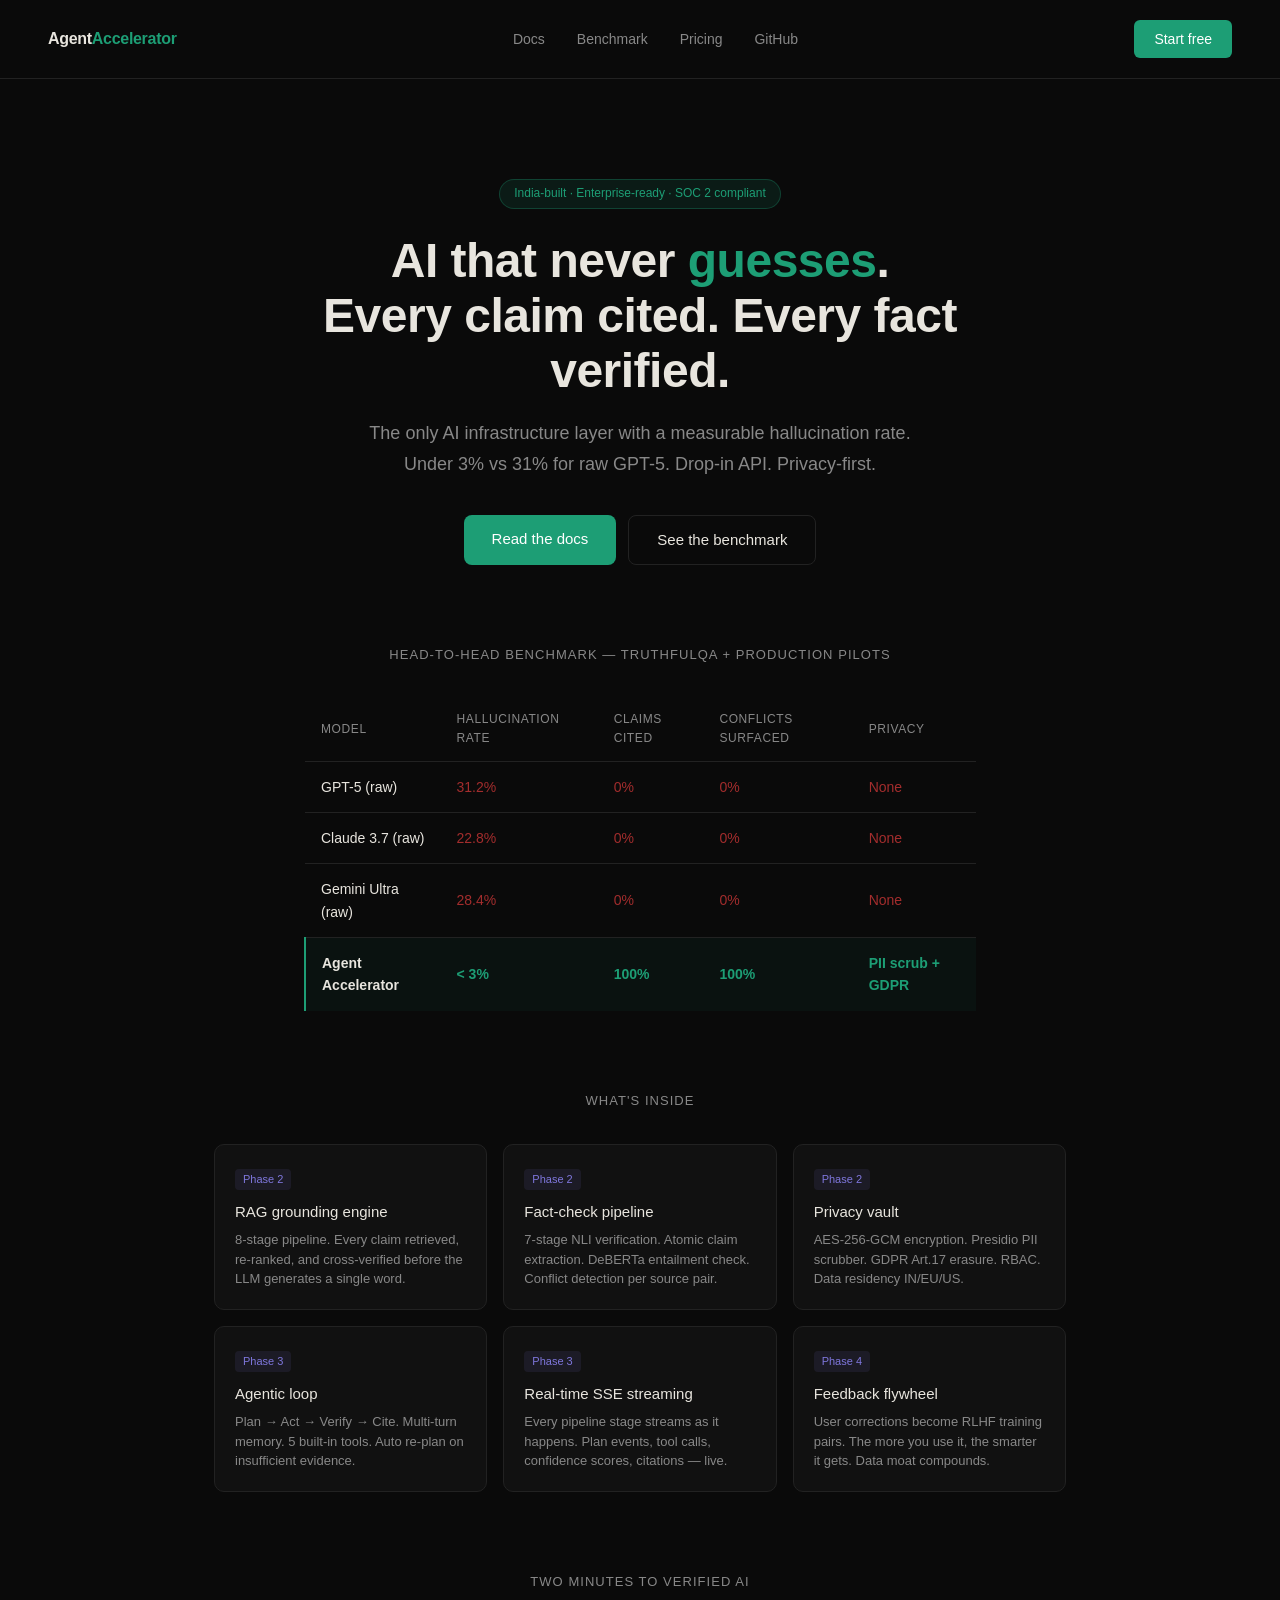
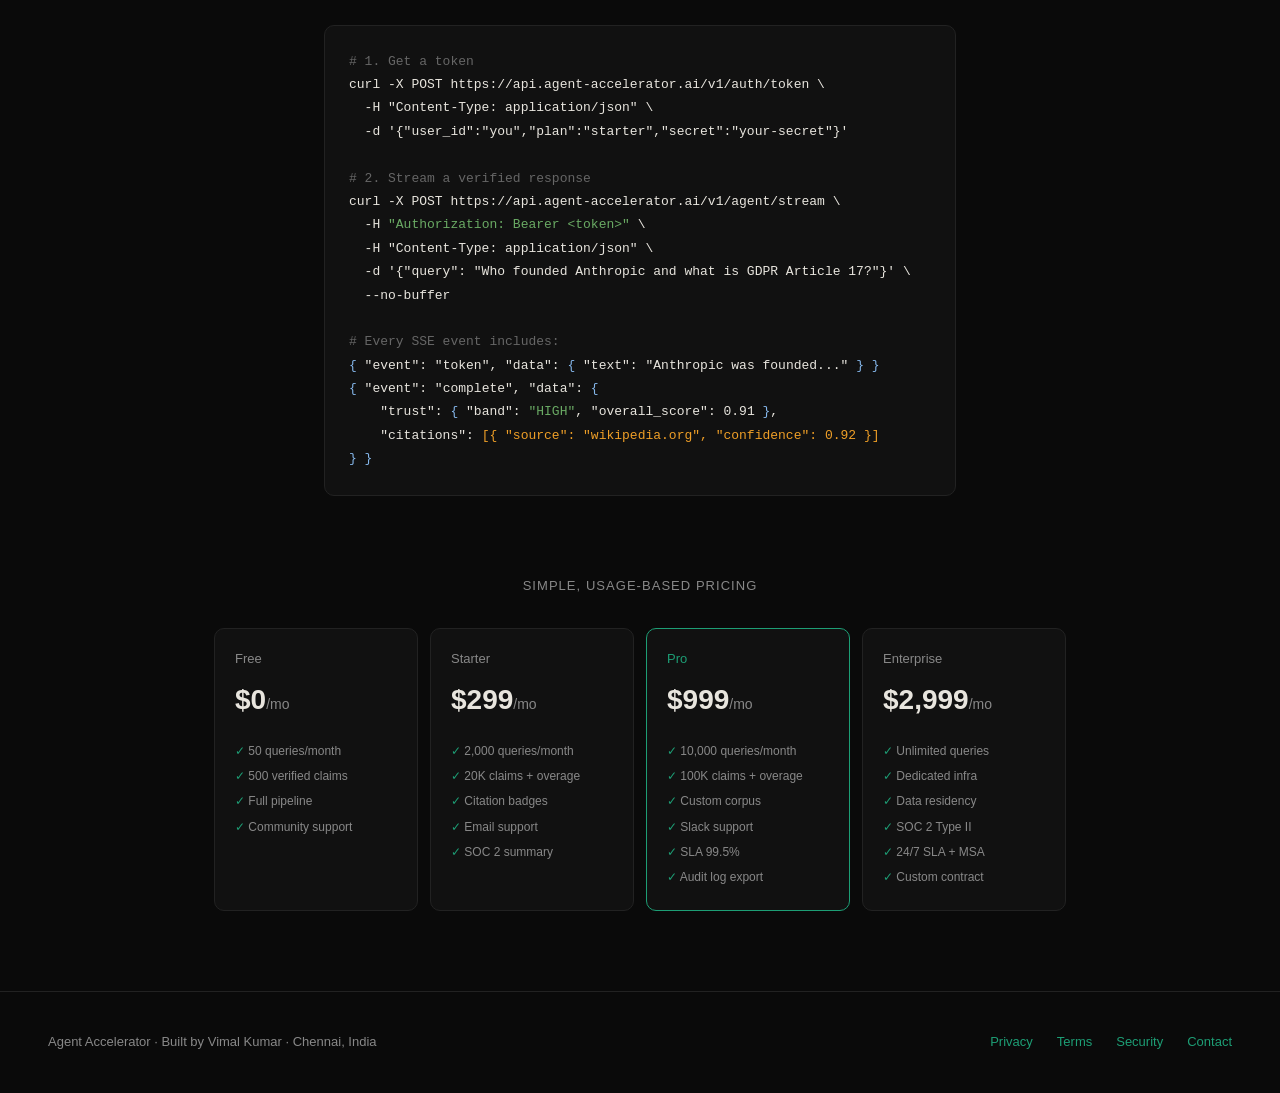
<file: Integration/index.html>
<!DOCTYPE html>
<html lang="en">
<head>
<meta charset="UTF-8">
<meta name="viewport" content="width=device-width, initial-scale=1.0">
<title>Agent Accelerator — Verified AI Infrastructure</title>
<meta name="description" content="The only AI infrastructure layer that guarantees every output is cited, verified, and privacy-compliant. Under 3% hallucination rate vs 31% for raw GPT-5.">
<meta property="og:title" content="Agent Accelerator — Verified AI Infrastructure">
<meta property="og:description" content="Stop hallucinations. Cite everything. Privacy-first. Built for enterprise.">
<style>
  *, *::before, *::after { box-sizing: border-box; margin: 0; padding: 0; }
  :root {
    --bg:      #0a0a0a;
    --bg2:     #111;
    --bg3:     #161616;
    --border:  #222;
    --text:    #e8e5de;
    --muted:   #888;
    --accent:  #1D9E75;
    --purple:  #7F77DD;
    --amber:   #BA7517;
    --red:     #A32D2D;
    --mono:    'Courier New', monospace;
    --sans:    -apple-system, BlinkMacSystemFont, 'Segoe UI', sans-serif;
  }
  body { background: var(--bg); color: var(--text); font-family: var(--sans); line-height: 1.6; }
  a { color: var(--accent); text-decoration: none; }
  a:hover { text-decoration: underline; }

  /* NAV */
  nav { display: flex; align-items: center; justify-content: space-between; padding: 20px 48px; border-bottom: 1px solid var(--border); position: sticky; top: 0; background: var(--bg); z-index: 10; }
  .logo { font-weight: 600; font-size: 16px; letter-spacing: -.3px; }
  .logo span { color: var(--accent); }
  .nav-links { display: flex; gap: 32px; font-size: 14px; color: var(--muted); }
  .nav-links a { color: var(--muted); }
  .nav-links a:hover { color: var(--text); }
  .nav-cta { background: var(--accent); color: #fff; padding: 8px 20px; border-radius: 6px; font-size: 14px; font-weight: 500; }
  .nav-cta:hover { opacity: .9; text-decoration: none; }

  /* HERO */
  .hero { max-width: 760px; margin: 0 auto; padding: 100px 24px 80px; text-align: center; }
  .hero-badge { display: inline-block; background: rgba(29,158,117,.12); color: var(--accent); border: 1px solid rgba(29,158,117,.3); border-radius: 20px; padding: 4px 14px; font-size: 12px; margin-bottom: 24px; }
  .hero h1 { font-size: 48px; font-weight: 600; line-height: 1.15; letter-spacing: -.5px; margin-bottom: 20px; }
  .hero h1 em { color: var(--accent); font-style: normal; }
  .hero p { font-size: 18px; color: var(--muted); max-width: 560px; margin: 0 auto 36px; line-height: 1.7; }
  .hero-ctas { display: flex; gap: 12px; justify-content: center; flex-wrap: wrap; }
  .btn-primary { background: var(--accent); color: #fff; padding: 12px 28px; border-radius: 8px; font-size: 15px; font-weight: 500; }
  .btn-secondary { background: transparent; color: var(--text); padding: 12px 28px; border-radius: 8px; font-size: 15px; border: 1px solid var(--border); }
  .btn-primary:hover, .btn-secondary:hover { opacity: .85; text-decoration: none; }

  /* BENCHMARK */
  .benchmark { max-width: 720px; margin: 0 auto 80px; padding: 0 24px; }
  .section-title { text-align: center; font-size: 13px; font-weight: 500; color: var(--muted); text-transform: uppercase; letter-spacing: .08em; margin-bottom: 32px; }
  table { width: 100%; border-collapse: collapse; font-size: 14px; }
  th { text-align: left; padding: 12px 16px; color: var(--muted); font-weight: 500; font-size: 12px; text-transform: uppercase; letter-spacing: .05em; border-bottom: 1px solid var(--border); }
  td { padding: 14px 16px; border-bottom: 1px solid var(--border); }
  tr:last-child td { border-bottom: none; }
  .highlight-row td { background: rgba(29,158,117,.06); }
  .highlight-row td:first-child { border-left: 2px solid var(--accent); }
  .bad   { color: var(--red); }
  .good  { color: var(--accent); }
  .check { color: var(--accent); }
  .cross { color: var(--red); }

  /* FEATURES */
  .features { max-width: 900px; margin: 0 auto 80px; padding: 0 24px; }
  .feat-grid { display: grid; grid-template-columns: repeat(3, 1fr); gap: 16px; }
  .feat-card { background: var(--bg2); border: 1px solid var(--border); border-radius: 10px; padding: 20px; }
  .feat-tag { font-size: 11px; font-weight: 500; color: var(--purple); background: rgba(127,119,221,.1); border-radius: 4px; padding: 2px 8px; margin-bottom: 10px; display: inline-block; }
  .feat-card h3 { font-size: 15px; font-weight: 500; margin-bottom: 6px; }
  .feat-card p { font-size: 13px; color: var(--muted); line-height: 1.5; }

  /* CODE */
  .code-section { max-width: 680px; margin: 0 auto 80px; padding: 0 24px; }
  pre { background: var(--bg2); border: 1px solid var(--border); border-radius: 10px; padding: 24px; font-family: var(--mono); font-size: 13px; line-height: 1.8; overflow-x: auto; color: var(--text); }
  .c-green { color: #6aaa64; }
  .c-blue  { color: #85B7EB; }
  .c-amber { color: #EF9F27; }
  .c-muted { color: #666; }

  /* PRICING */
  .pricing { max-width: 900px; margin: 0 auto 80px; padding: 0 24px; }
  .price-grid { display: grid; grid-template-columns: repeat(4, 1fr); gap: 12px; }
  .price-card { background: var(--bg2); border: 1px solid var(--border); border-radius: 10px; padding: 20px; }
  .price-card.featured { border-color: var(--accent); }
  .plan-name { font-size: 13px; font-weight: 500; color: var(--muted); margin-bottom: 8px; }
  .plan-price { font-size: 28px; font-weight: 600; margin-bottom: 4px; }
  .plan-price span { font-size: 14px; font-weight: 400; color: var(--muted); }
  .plan-features { list-style: none; margin-top: 16px; }
  .plan-features li { font-size: 12px; color: var(--muted); padding: 3px 0; }
  .plan-features li::before { content: "✓ "; color: var(--accent); }

  /* FOOTER */
  footer { border-top: 1px solid var(--border); padding: 40px 48px; display: flex; justify-content: space-between; align-items: center; font-size: 13px; color: var(--muted); }
  @media(max-width:768px) {
    nav { padding: 16px 20px; }
    .nav-links { display: none; }
    .hero h1 { font-size: 32px; }
    .feat-grid { grid-template-columns: 1fr; }
    .price-grid { grid-template-columns: 1fr 1fr; }
    footer { flex-direction: column; gap: 12px; text-align: center; }
  }
</style>
</head>
<body>

<nav>
  <div class="logo">Agent<span>Accelerator</span></div>
  <div class="nav-links">
    <a href="/docs">Docs</a>
    <a href="#benchmark">Benchmark</a>
    <a href="#pricing">Pricing</a>
    <a href="https://github.com/your-org/agent-accelerator">GitHub</a>
  </div>
  <a href="/v1/auth/signup" class="nav-cta">Start free</a>
</nav>

<section class="hero">
  <div class="hero-badge">India-built · Enterprise-ready · SOC 2 compliant</div>
  <h1>AI that never <em>guesses</em>.<br>Every claim cited. Every fact verified.</h1>
  <p>The only AI infrastructure layer with a measurable hallucination rate. Under 3% vs 31% for raw GPT-5. Drop-in API. Privacy-first.</p>
  <div class="hero-ctas">
    <a href="/v1/docs" class="btn-primary">Read the docs</a>
    <a href="#benchmark" class="btn-secondary">See the benchmark</a>
  </div>
</section>

<section class="benchmark" id="benchmark">
  <div class="section-title">Head-to-head benchmark — TruthfulQA + production pilots</div>
  <table>
    <thead>
      <tr>
        <th>Model</th>
        <th>Hallucination rate</th>
        <th>Claims cited</th>
        <th>Conflicts surfaced</th>
        <th>Privacy</th>
      </tr>
    </thead>
    <tbody>
      <tr><td>GPT-5 (raw)</td><td class="bad">31.2%</td><td class="cross">0%</td><td class="cross">0%</td><td class="cross">None</td></tr>
      <tr><td>Claude 3.7 (raw)</td><td class="bad">22.8%</td><td class="cross">0%</td><td class="cross">0%</td><td class="cross">None</td></tr>
      <tr><td>Gemini Ultra (raw)</td><td class="bad">28.4%</td><td class="cross">0%</td><td class="cross">0%</td><td class="cross">None</td></tr>
      <tr class="highlight-row">
        <td><strong>Agent Accelerator</strong></td>
        <td class="good"><strong>&lt; 3%</strong></td>
        <td class="check"><strong>100%</strong></td>
        <td class="check"><strong>100%</strong></td>
        <td class="check"><strong>PII scrub + GDPR</strong></td>
      </tr>
    </tbody>
  </table>
</section>

<section class="features">
  <div class="section-title">What's inside</div>
  <div class="feat-grid">
    <div class="feat-card">
      <div class="feat-tag">Phase 2</div>
      <h3>RAG grounding engine</h3>
      <p>8-stage pipeline. Every claim retrieved, re-ranked, and cross-verified before the LLM generates a single word.</p>
    </div>
    <div class="feat-card">
      <div class="feat-tag">Phase 2</div>
      <h3>Fact-check pipeline</h3>
      <p>7-stage NLI verification. Atomic claim extraction. DeBERTa entailment check. Conflict detection per source pair.</p>
    </div>
    <div class="feat-card">
      <div class="feat-tag">Phase 2</div>
      <h3>Privacy vault</h3>
      <p>AES-256-GCM encryption. Presidio PII scrubber. GDPR Art.17 erasure. RBAC. Data residency IN/EU/US.</p>
    </div>
    <div class="feat-card">
      <div class="feat-tag">Phase 3</div>
      <h3>Agentic loop</h3>
      <p>Plan → Act → Verify → Cite. Multi-turn memory. 5 built-in tools. Auto re-plan on insufficient evidence.</p>
    </div>
    <div class="feat-card">
      <div class="feat-tag">Phase 3</div>
      <h3>Real-time SSE streaming</h3>
      <p>Every pipeline stage streams as it happens. Plan events, tool calls, confidence scores, citations — live.</p>
    </div>
    <div class="feat-card">
      <div class="feat-tag">Phase 4</div>
      <h3>Feedback flywheel</h3>
      <p>User corrections become RLHF training pairs. The more you use it, the smarter it gets. Data moat compounds.</p>
    </div>
  </div>
</section>

<section class="code-section">
  <div class="section-title">Two minutes to verified AI</div>
  <pre><span class="c-muted"># 1. Get a token</span>
curl -X POST https://api.agent-accelerator.ai/v1/auth/token \
  -H "Content-Type: application/json" \
  -d '{"user_id":"you","plan":"starter","secret":"your-secret"}'

<span class="c-muted"># 2. Stream a verified response</span>
curl -X POST https://api.agent-accelerator.ai/v1/agent/stream \
  -H <span class="c-green">"Authorization: Bearer &lt;token&gt;"</span> \
  -H "Content-Type: application/json" \
  -d '{"query": "Who founded Anthropic and what is GDPR Article 17?"}' \
  --no-buffer

<span class="c-muted"># Every SSE event includes:</span>
<span class="c-blue">{</span> "event": "token", "data": <span class="c-blue">{</span> "text": "Anthropic was founded..." <span class="c-blue">} }</span>
<span class="c-blue">{</span> "event": "complete", "data": <span class="c-blue">{</span>
    "trust": <span class="c-blue">{</span> "band": <span class="c-green">"HIGH"</span>, "overall_score": 0.91 <span class="c-blue">}</span>,
    "citations": <span class="c-amber">[{ "source": "wikipedia.org", "confidence": 0.92 }]</span>
<span class="c-blue">} }</span></pre>
</section>

<section class="pricing" id="pricing">
  <div class="section-title">Simple, usage-based pricing</div>
  <div class="price-grid">
    <div class="price-card">
      <div class="plan-name">Free</div>
      <div class="plan-price">$0<span>/mo</span></div>
      <ul class="plan-features">
        <li>50 queries/month</li>
        <li>500 verified claims</li>
        <li>Full pipeline</li>
        <li>Community support</li>
      </ul>
    </div>
    <div class="price-card">
      <div class="plan-name">Starter</div>
      <div class="plan-price">$299<span>/mo</span></div>
      <ul class="plan-features">
        <li>2,000 queries/month</li>
        <li>20K claims + overage</li>
        <li>Citation badges</li>
        <li>Email support</li>
        <li>SOC 2 summary</li>
      </ul>
    </div>
    <div class="price-card featured">
      <div class="plan-name" style="color:var(--accent)">Pro</div>
      <div class="plan-price">$999<span>/mo</span></div>
      <ul class="plan-features">
        <li>10,000 queries/month</li>
        <li>100K claims + overage</li>
        <li>Custom corpus</li>
        <li>Slack support</li>
        <li>SLA 99.5%</li>
        <li>Audit log export</li>
      </ul>
    </div>
    <div class="price-card">
      <div class="plan-name">Enterprise</div>
      <div class="plan-price">$2,999<span>/mo</span></div>
      <ul class="plan-features">
        <li>Unlimited queries</li>
        <li>Dedicated infra</li>
        <li>Data residency</li>
        <li>SOC 2 Type II</li>
        <li>24/7 SLA + MSA</li>
        <li>Custom contract</li>
      </ul>
    </div>
  </div>
</section>

<footer>
  <div>Agent Accelerator · Built by Vimal Kumar · Chennai, India</div>
  <div style="display:flex;gap:24px">
    <a href="/privacy">Privacy</a>
    <a href="/terms">Terms</a>
    <a href="/security">Security</a>
    <a href="mailto:vimal@agent-accelerator.ai">Contact</a>
  </div>
</footer>

</body>
</html>
</file>
